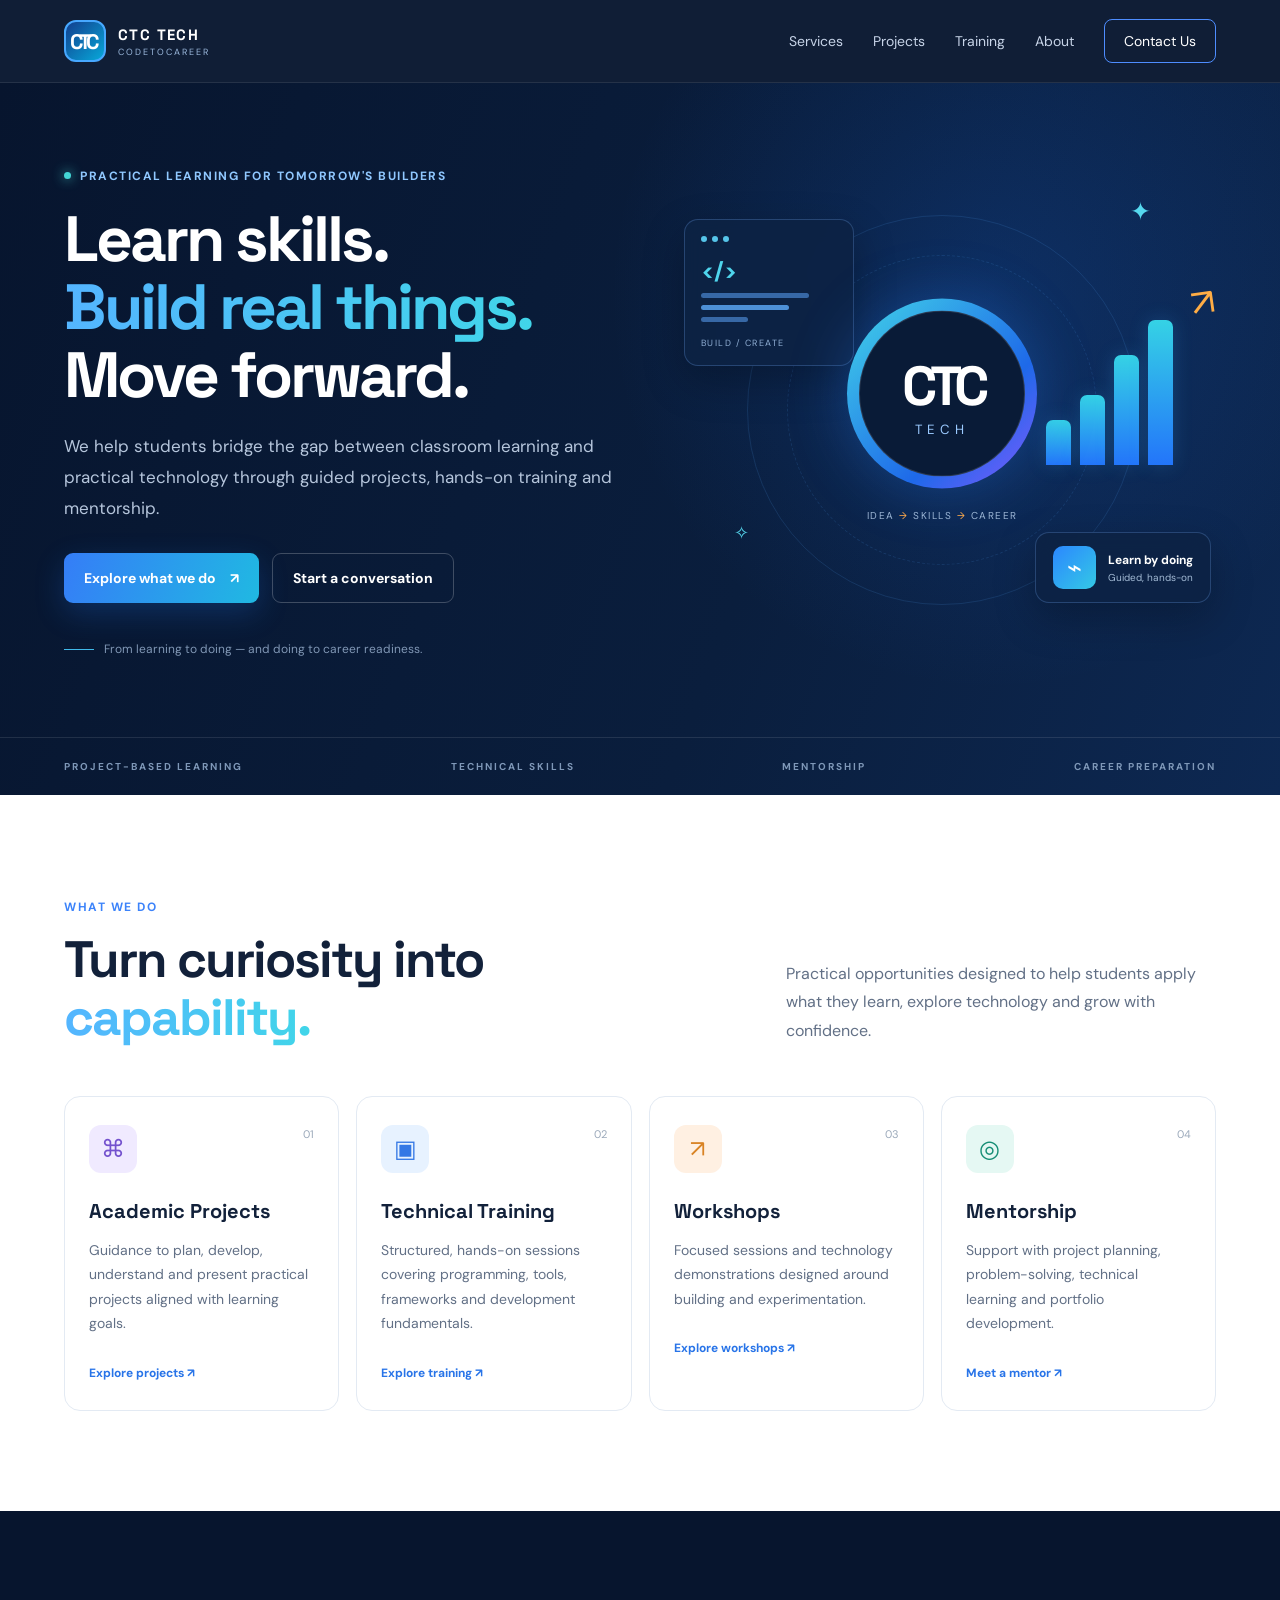
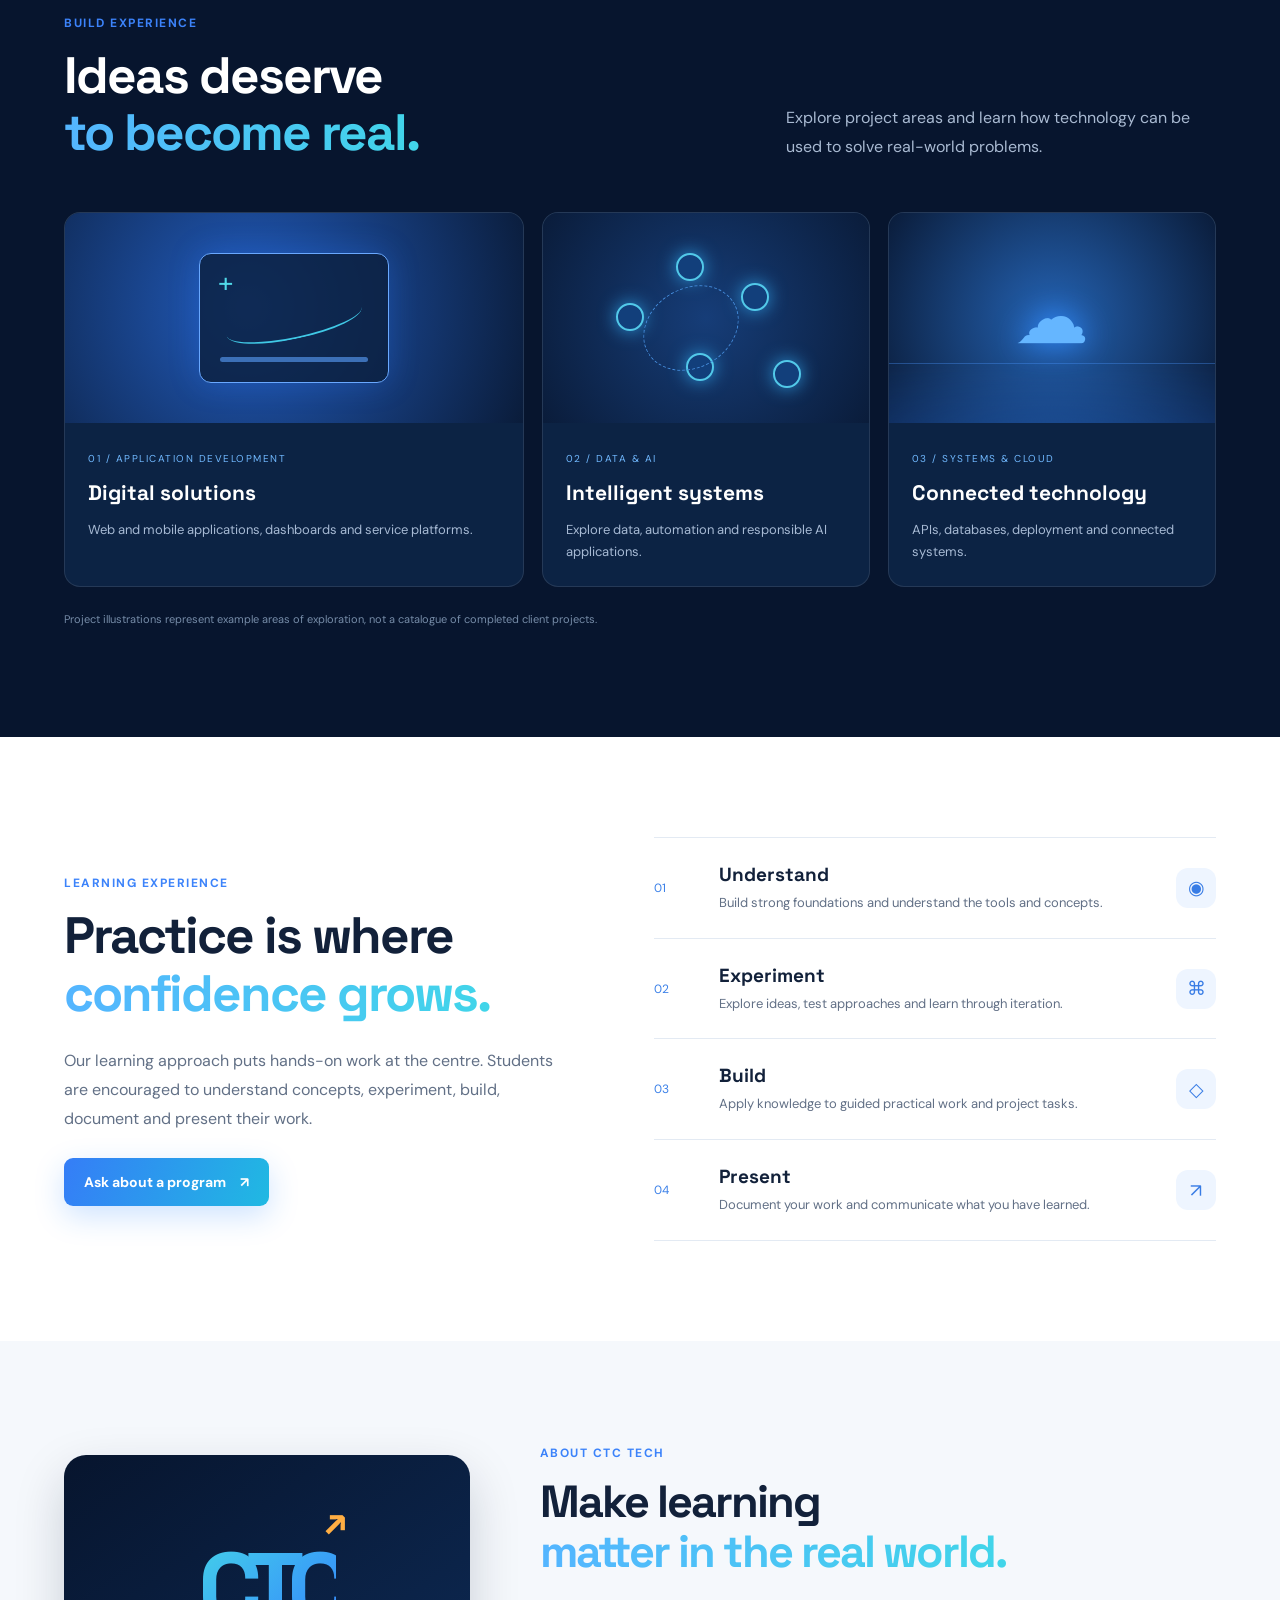
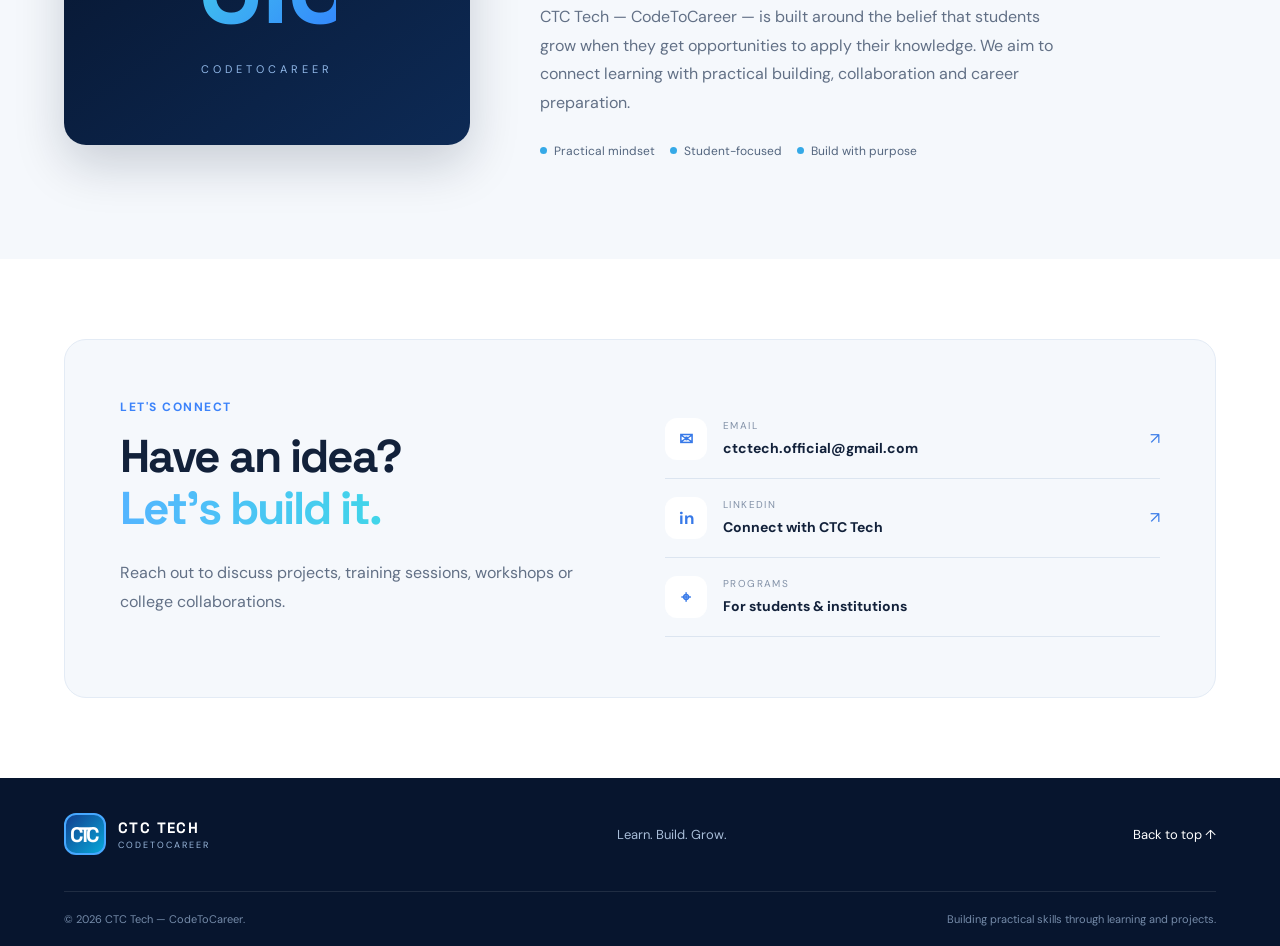
<file: templates/index.html>
<!doctype html>
<html lang="en">
<head>
  <meta charset="utf-8">
  <meta name="viewport" content="width=device-width, initial-scale=1">
  <title>CTC Tech | CodeToCareer — Learn, Build, Grow</title>
  <meta name="description" content="CTC Tech — CodeToCareer helps students turn learning into practical skills through hands-on projects, technical training, mentorship and workshops.">
  <meta name="keywords" content="student projects, technical training, internships, mentorship, coding workshops, CodeToCareer, CTC Tech">
  <meta name="theme-color" content="#07152e">
  <link rel="canonical" href="https://YOUR-DOMAIN-HERE/">
  <link rel="stylesheet" href="/static/style.css">
  <script type="application/ld+json">
  {
    "@context": "https://schema.org",
    "@type": "EducationalOrganization",
    "name": "CTC Tech - CodeToCareer",
    "description": "Practical projects, technical training, workshops and mentorship for students.",
    "url": "https://YOUR-DOMAIN-HERE/",
    "email": "ctctech.official@gmail.com"
  }
  </script>
</head>
<body>
<header class="header">
  <div class="nav-wrap">
    <a class="brand" href="#home" aria-label="CTC Tech home">
      <span class="brand-icon"><span>C</span><b>T</b><span>C</span></span>
      <span class="brand-text"><strong>CTC TECH</strong><small>CODETOCAREER</small></span>
    </a>
    <button class="menu-toggle" aria-label="Toggle navigation" aria-expanded="false">☰</button>
    <nav class="nav" id="nav">
      <a href="#services">Services</a><a href="#projects">Projects</a><a href="#learning">Training</a><a href="#about">About</a><a href="#contact" class="nav-cta">Contact Us</a>
    </nav>
  </div>
</header>
<main>
<section class="hero" id="home">
  <div class="hero-bg"></div>
  <div class="container hero-grid">
    <div class="hero-copy">
      <div class="eyebrow"><span class="dot"></span> Practical learning for tomorrow's builders</div>
      <h1>Learn skills.<br><span>Build real things.</span><br>Move forward.</h1>
      <p>We help students bridge the gap between classroom learning and practical technology through guided projects, hands-on training and mentorship.</p>
      <div class="hero-actions"><a href="#services" class="btn primary">Explore what we do <span>↗</span></a><a href="#contact" class="btn secondary">Start a conversation</a></div>
      <div class="hero-note"><span class="note-line"></span> From learning to doing — and doing to career readiness.</div>
    </div>
    <div class="hero-art" aria-label="Illustration representing learning, building and career growth">
      <div class="orbit orbit1"></div><div class="orbit orbit2"></div>
      <div class="floating-card card-code"><div class="card-top"><i></i><i></i><i></i></div><div class="code-lines"><b>&lt;/&gt;</b><span></span><span></span><span class="short"></span></div><label>BUILD / CREATE</label></div>
      <div class="growth"><div class="bar b1"></div><div class="bar b2"></div><div class="bar b3"></div><div class="bar b4"></div><div class="growth-arrow">↗</div></div>
      <div class="center-badge"><div class="badge-ring"><div class="badge-inner"><span>CTC</span><small>TECH</small></div></div><div class="badge-caption">IDEA <span>→</span> SKILLS <span>→</span> CAREER</div></div>
      <div class="floating-card card-book"><div class="book">⌁</div><div><strong>Learn by doing</strong><small>Guided, hands-on</small></div></div>
      <div class="spark s1">✦</div><div class="spark s2">✧</div>
    </div>
  </div>
  <div class="hero-bottom"><div class="container bottom-strip"><span>PROJECT-BASED LEARNING</span><span>TECHNICAL SKILLS</span><span>MENTORSHIP</span><span>CAREER PREPARATION</span></div></div>
</section>

<section class="section" id="services">
  <div class="container">
    <div class="section-heading"><div><span class="eyebrow">What we do</span><h2>Turn curiosity into<br><span>capability.</span></h2></div><p>Practical opportunities designed to help students apply what they learn, explore technology and grow with confidence.</p></div>
    <div class="service-grid">
      <article class="service-card"><div class="service-icon purple">⌘</div><span class="number">01</span><h3>Academic Projects</h3><p>Guidance to plan, develop, understand and present practical projects aligned with learning goals.</p><a href="#contact">Explore projects ↗</a></article>
      <article class="service-card"><div class="service-icon blue">▣</div><span class="number">02</span><h3>Technical Training</h3><p>Structured, hands-on sessions covering programming, tools, frameworks and development fundamentals.</p><a href="#learning">Explore training ↗</a></article>
      <article class="service-card"><div class="service-icon orange">↗</div><span class="number">03</span><h3>Workshops</h3><p>Focused sessions and technology demonstrations designed around building and experimentation.</p><a href="#contact">Explore workshops ↗</a></article>
      <article class="service-card"><div class="service-icon green">◎</div><span class="number">04</span><h3>Mentorship</h3><p>Support with project planning, problem-solving, technical learning and portfolio development.</p><a href="#contact">Meet a mentor ↗</a></article>
    </div>
  </div>
</section>

<section class="section dark-section" id="projects">
  <div class="container">
    <div class="section-heading light"><div><span class="eyebrow">Build experience</span><h2>Ideas deserve<br><span>to become real.</span></h2></div><p>Explore project areas and learn how technology can be used to solve real-world problems.</p></div>
    <div class="project-grid">
      <article class="project-card project-large"><div class="project-visual visual-health"><div class="visual-window"><span>+</span><div class="pulse"></div><div class="visual-lines"></div></div></div><div class="project-info"><span>01 / APPLICATION DEVELOPMENT</span><h3>Digital solutions</h3><p>Web and mobile applications, dashboards and service platforms.</p></div></article>
      <article class="project-card"><div class="project-visual visual-data"><div class="nodes"><i></i><i></i><i></i><i></i><i></i><b></b></div></div><div class="project-info"><span>02 / DATA & AI</span><h3>Intelligent systems</h3><p>Explore data, automation and responsible AI applications.</p></div></article>
      <article class="project-card"><div class="project-visual visual-cloud"><div class="cloud">☁</div><div class="cloud-grid"></div></div><div class="project-info"><span>03 / SYSTEMS & CLOUD</span><h3>Connected technology</h3><p>APIs, databases, deployment and connected systems.</p></div></article>
    </div>
    <p class="disclaimer">Project illustrations represent example areas of exploration, not a catalogue of completed client projects.</p>
  </div>
</section>

<section class="section" id="learning">
  <div class="container learning-grid">
    <div class="learning-copy"><span class="eyebrow">Learning experience</span><h2>Practice is where<br><span>confidence grows.</span></h2><p>Our learning approach puts hands-on work at the centre. Students are encouraged to understand concepts, experiment, build, document and present their work.</p><a class="btn primary" href="#contact">Ask about a program <span>↗</span></a></div>
    <div class="learning-list">
      <div class="learning-item"><span class="learn-num">01</span><div><h3>Understand</h3><p>Build strong foundations and understand the tools and concepts.</p></div><span class="learn-icon">◉</span></div>
      <div class="learning-item"><span class="learn-num">02</span><div><h3>Experiment</h3><p>Explore ideas, test approaches and learn through iteration.</p></div><span class="learn-icon">⌘</span></div>
      <div class="learning-item"><span class="learn-num">03</span><div><h3>Build</h3><p>Apply knowledge to guided practical work and project tasks.</p></div><span class="learn-icon">◇</span></div>
      <div class="learning-item"><span class="learn-num">04</span><div><h3>Present</h3><p>Document your work and communicate what you have learned.</p></div><span class="learn-icon">↗</span></div>
    </div>
  </div>
</section>

<section class="section about-section" id="about">
  <div class="container about-grid">
    <div class="about-mark"><div class="about-logo"><span>C</span><b>T</b><span>C</span><div class="mark-arrow">↗</div></div><small>CODETOCAREER</small></div>
    <div class="about-copy"><span class="eyebrow">About CTC Tech</span><h2>Make learning<br><span>matter in the real world.</span></h2><p>CTC Tech — CodeToCareer — is built around the belief that students grow when they get opportunities to apply their knowledge. We aim to connect learning with practical building, collaboration and career preparation.</p><div class="values"><span><i></i> Practical mindset</span><span><i></i> Student-focused</span><span><i></i> Build with purpose</span></div></div>
  </div>
</section>

<section class="section contact-section" id="contact">
  <div class="container contact-box">
    <div><span class="eyebrow">Let's connect</span><h2>Have an idea?<br><span>Let's build it.</span></h2><p>Reach out to discuss projects, training sessions, workshops or college collaborations.</p></div>
    <div class="contact-details"><a class="contact-link" href="mailto:ctctech.official@gmail.com"><span class="contact-symbol">✉</span><div><small>EMAIL</small><strong>ctctech.official@gmail.com</strong></div><span class="arrow">↗</span></a><a class="contact-link" href="https://www.linkedin.com/in/ctc-tech-42b861451?utm_source=share_via&utm_content=profile&utm_medium=member_android" target="_blank" rel="noopener"><span class="contact-symbol">in</span><div><small>LINKEDIN</small><strong>Connect with CTC Tech</strong></div><span class="arrow">↗</span></a><div class="contact-link"><span class="contact-symbol">⌖</span><div><small>PROGRAMS</small><strong>For students & institutions</strong></div></div></div>
  </div>
</section>
</main>
<footer class="footer"><div class="container footer-main"><a class="brand" href="#home"><span class="brand-icon"><span>C</span><b>T</b><span>C</span></span><span class="brand-text"><strong>CTC TECH</strong><small>CODETOCAREER</small></span></a><p>Learn. Build. Grow.</p><a href="#home">Back to top ↑</a></div><div class="container footer-bottom"><span>© <span id="year"></span> CTC Tech — CodeToCareer.</span><span>Building practical skills through learning and projects.</span></div></footer>
<script src="/static/script.js"></script>
</body>
</html>
</file>
<file: static/style.css>
@import url('https://fonts.googleapis.com/css2?family=DM+Sans:wght@400;500;600;700&family=Space+Grotesk:wght@400;500;600;700&display=swap');
:root{--navy:#07152e;--navy2:#0c2345;--blue:#377cf6;--cyan:#41d5e9;--orange:#ff9d38;--ink:#12213a;--muted:#627086;--light:#f5f8fc;--white:#fff;--line:#e3eaf3}
*{box-sizing:border-box}html{scroll-behavior:smooth}body{margin:0;font-family:'DM Sans',sans-serif;color:var(--ink);background:white}a{text-decoration:none;color:inherit}.container{width:min(1160px,90%);margin:auto}.header{position:sticky;top:0;z-index:50;background:rgba(7,21,46,.96);backdrop-filter:blur(15px);border-bottom:1px solid rgba(255,255,255,.09)}.nav-wrap{width:min(1160px,90%);margin:auto;display:flex;align-items:center;justify-content:space-between;height:82px}.brand{display:flex;align-items:center;gap:12px;color:white}.brand-icon{display:flex;align-items:center;justify-content:center;font-family:'Space Grotesk';font-weight:700;font-size:21px;letter-spacing:-5px;width:42px;height:42px;border:2px solid #47a8ff;border-radius:12px;background:linear-gradient(135deg,#123e8e,#07a8d9);padding-right:5px}.brand-icon b{color:#fff}.brand-text{display:flex;flex-direction:column;gap:2px}.brand-text strong{font-family:'Space Grotesk';font-size:15px;letter-spacing:1.4px}.brand-text small{font-size:9px;letter-spacing:2px;color:#9bb8dc}.nav{display:flex;align-items:center;gap:30px;color:#c7d4e8;font-size:14px}.nav a:hover{color:white}.nav-cta{padding:12px 19px;border:1px solid #4e8dff;border-radius:8px;color:white!important}.menu-toggle{display:none;background:none;border:0;color:white;font-size:25px}
.hero{position:relative;overflow:hidden;background:linear-gradient(110deg,#07152e 0%,#0a1e3d 60%,#0d2852 100%);color:white;min-height:650px;padding:80px 0 0}.hero-bg{position:absolute;right:-10%;top:-30%;width:65%;height:120%;background:radial-gradient(ellipse,rgba(24,105,231,.2),transparent 65%);pointer-events:none}.hero-grid{display:grid;grid-template-columns:1.05fr 1fr;gap:30px;align-items:center;position:relative;z-index:1;padding-bottom:80px}.eyebrow{display:inline-flex;align-items:center;gap:9px;color:#3c83fa;font-size:12px;letter-spacing:1.5px;text-transform:uppercase;font-weight:700}.hero .eyebrow{color:#90c8ff}.dot{height:7px;width:7px;background:#44d6d6;border-radius:50%;box-shadow:0 0 12px #44d6d6}.hero h1,.section h2{font-family:'Space Grotesk';font-size:clamp(44px,5vw,68px);letter-spacing:-3px;line-height:1.06;margin:22px 0}.hero h1 span,.section h2 span{background:linear-gradient(90deg,#54b5ff,#41d5e9);-webkit-background-clip:text;background-clip:text;color:transparent}.hero-copy>p{font-size:17px;line-height:1.8;color:#b6c6dc;max-width:560px}.hero-actions{display:flex;gap:13px;flex-wrap:wrap;margin-top:30px}.btn{display:inline-flex;align-items:center;gap:14px;padding:15px 20px;border-radius:9px;font-weight:700;font-size:14px;transition:.2s}.btn:hover{transform:translateY(-2px)}.btn.primary{background:linear-gradient(110deg,#357df7,#20b9e2);color:white;box-shadow:0 10px 30px rgba(31,126,255,.22)}.btn.secondary{border:1px solid rgba(255,255,255,.22);color:white}.hero-note{display:flex;align-items:center;gap:10px;color:#8097b5;font-size:12px;margin-top:38px}.note-line{width:30px;height:1px;background:#40b9e9}.hero-art{height:450px;position:relative}.orbit{position:absolute;border:1px solid rgba(88,168,255,.14);border-radius:50%;top:50%;left:50%;transform:translate(-50%,-50%)}.orbit1{width:390px;height:390px}.orbit2{width:310px;height:310px;border-style:dashed}.center-badge{position:absolute;top:50%;left:50%;transform:translate(-50%,-50%);text-align:center}.badge-ring{width:190px;height:190px;border-radius:50%;padding:12px;background:linear-gradient(135deg,#42d5e8,#1e69e9 65%,#8159ff);box-shadow:0 0 60px rgba(44,133,255,.3)}.badge-inner{height:100%;border-radius:50%;background:#091b37;display:flex;align-items:center;justify-content:center;flex-direction:column;border:1px solid rgba(255,255,255,.14)}.badge-inner span{font-family:'Space Grotesk';font-size:55px;font-weight:700;letter-spacing:-6px}.badge-inner small{letter-spacing:5px;color:#9bcaff}.badge-caption{font-size:10px;letter-spacing:1.5px;color:#9db7d6;margin-top:20px}.badge-caption span{color:#ffab4c}.floating-card{position:absolute;background:rgba(13,35,68,.9);border:1px solid rgba(120,177,255,.25);border-radius:14px;box-shadow:0 15px 40px rgba(0,0,0,.25);backdrop-filter:blur(10px)}.card-code{top:34px;left:15px;width:170px;padding:16px}.card-top{display:flex;gap:5px;margin-bottom:14px}.card-top i{width:6px;height:6px;background:#56c5e9;border-radius:50%}.code-lines{display:flex;flex-direction:column;gap:7px}.code-lines b{font-size:23px;color:#4fd5ed}.code-lines span{height:5px;border-radius:5px;background:#3768a6;width:80%}.code-lines span:nth-of-type(2){width:65%;background:#4d90d7}.code-lines .short{width:35%}.card-code label{font-size:9px;letter-spacing:1.5px;color:#91afd4;display:block;margin-top:15px}.card-book{right:5px;bottom:32px;display:flex;align-items:center;gap:12px;padding:13px 17px}.book{width:43px;height:43px;border-radius:10px;background:linear-gradient(135deg,#2b87ff,#34c9e5);display:grid;place-items:center;font-size:25px}.card-book strong,.card-book small{display:block}.card-book strong{font-size:12px}.card-book small{font-size:10px;color:#a4bbd6;margin-top:3px}.growth{position:absolute;right:0;top:100px;width:170px;height:180px;display:flex;align-items:end;gap:9px}.bar{width:25px;border-radius:7px 7px 0 0;background:linear-gradient(180deg,#35d2e5,#2375fa);box-shadow:0 0 20px rgba(53,173,255,.2)}.b1{height:45px}.b2{height:70px}.b3{height:110px}.b4{height:145px}.growth-arrow{position:absolute;right:2px;top:-7px;font-size:38px;color:#ffad45;transform:rotate(-8deg)}.spark{position:absolute;color:#56d8ee}.s1{top:10px;right:65px;font-size:25px}.s2{left:65px;bottom:90px;font-size:18px}.hero-bottom{border-top:1px solid rgba(255,255,255,.1)}.bottom-strip{display:flex;justify-content:space-between;gap:15px;padding:22px 0;color:#7f98b8;font-size:10px;letter-spacing:2px;font-weight:700}
.section{padding:100px 0}.section-heading{display:flex;justify-content:space-between;align-items:end;gap:40px;margin-bottom:50px}.section-heading h2,.learning-copy h2,.about-copy h2,.contact-box h2{font-size:clamp(36px,4vw,52px);letter-spacing:-2px;line-height:1.12;margin:15px 0 0}.section-heading>p{max-width:430px;color:var(--muted);line-height:1.8;margin:0}.service-grid{display:grid;grid-template-columns:repeat(4,1fr);gap:17px}.service-card{position:relative;border:1px solid var(--line);border-radius:16px;padding:28px 24px;min-height:300px;transition:.25s;background:white}.service-card:hover{transform:translateY(-5px);box-shadow:0 15px 35px rgba(20,57,100,.08);border-color:#c7d9f3}.service-icon{height:48px;width:48px;border-radius:12px;display:grid;place-items:center;font-size:24px;margin-bottom:25px}.purple{background:#f0eaff;color:#7452ce}.blue{background:#e7f2ff;color:#3478e5}.orange{background:#fff0e2;color:#d98324}.green{background:#e5f8f3;color:#168e75}.number{position:absolute;right:24px;top:30px;color:#9ba9ba;font-size:11px}.service-card h3{font-family:'Space Grotesk';font-size:20px;margin:0 0 13px}.service-card p{color:var(--muted);line-height:1.75;font-size:14px}.service-card>a{display:inline-block;margin-top:15px;font-size:12px;font-weight:700;color:#2874e8}
.dark-section{background:#07152e;color:white}.light h2{color:white}.light>p{color:#a9bad2}.project-grid{display:grid;grid-template-columns:1.4fr 1fr 1fr;gap:18px}.project-card{border:1px solid rgba(255,255,255,.1);border-radius:16px;overflow:hidden;background:#0c2344}.project-visual{height:210px;position:relative;overflow:hidden;display:grid;place-items:center}.visual-health{background:radial-gradient(circle at 40% 45%,#225cbd,#0a1c3a)}.visual-window{height:130px;width:190px;border:1px solid #69a8ff;border-radius:12px;background:rgba(10,31,61,.8);box-shadow:0 0 30px rgba(45,123,255,.25);position:relative}.visual-window>span{position:absolute;left:18px;top:10px;font-size:28px;color:#50d9e8}.pulse{position:absolute;left:25px;right:25px;top:50px;height:35px;border-bottom:2px solid #40c9e6;border-radius:50%;transform:rotate(-12deg)}.visual-lines{position:absolute;bottom:20px;left:20px;right:20px;height:5px;background:#3c70b7;border-radius:5px}.visual-data{background:radial-gradient(circle,#163d78,#0a1c3a)}.nodes{position:relative;width:200px;height:150px}.nodes i{position:absolute;width:28px;height:28px;border:2px solid #52c9e9;background:#123f7b;border-radius:50%;box-shadow:0 0 18px #2c91d4}.nodes i:nth-child(1){left:10px;top:60px}.nodes i:nth-child(2){left:70px;top:10px}.nodes i:nth-child(3){left:135px;top:40px}.nodes i:nth-child(4){left:80px;top:110px}.nodes i:nth-child(5){right:5px;bottom:5px}.nodes b{position:absolute;left:35px;top:45px;width:100px;height:80px;border:1px dashed #448bda;border-radius:50%;transform:rotate(-30deg)}.visual-cloud{background:radial-gradient(circle,#2462b2,#0a1c3a)}.cloud{font-size:75px;color:#65b6ff;z-index:1;text-shadow:0 0 30px #318cff}.cloud-grid{position:absolute;bottom:0;width:100%;height:60px;background:linear-gradient(transparent,rgba(40,125,255,.2));border-top:1px solid rgba(99,168,255,.2)}.project-info{padding:23px}.project-info>span{font-size:10px;letter-spacing:1.5px;color:#71b9ff}.project-info h3{font-family:'Space Grotesk';font-size:21px;margin:12px 0}.project-info p{font-size:13px;line-height:1.7;color:#a7bad4;margin-bottom:0}.disclaimer{font-size:11px;color:#768ca8;margin-top:25px}
.learning-grid{display:grid;grid-template-columns:1fr 1.1fr;gap:80px;align-items:center}.learning-copy>p,.about-copy>p,.contact-box p{color:var(--muted);line-height:1.8;max-width:520px;margin:25px 0}.learning-list{border-top:1px solid var(--line)}.learning-item{display:grid;grid-template-columns:45px 1fr 40px;align-items:center;gap:20px;padding:24px 0;border-bottom:1px solid var(--line)}.learn-num{font-size:12px;color:#3b80e8}.learning-item h3{margin:0 0 6px;font-family:'Space Grotesk';font-size:19px}.learning-item p{margin:0;color:var(--muted);font-size:13px;line-height:1.6}.learn-icon{height:40px;width:40px;border-radius:12px;background:#eef5ff;color:#387ce5;display:grid;place-items:center;font-size:19px}
.about-section{background:#f5f8fc}.about-grid{display:grid;grid-template-columns:.75fr 1.25fr;align-items:center;gap:70px}.about-mark{height:290px;border-radius:22px;background:linear-gradient(145deg,#07152e,#0d2a55);display:flex;align-items:center;justify-content:center;flex-direction:column;box-shadow:0 20px 50px rgba(7,21,46,.18)}.about-logo{font-family:'Space Grotesk';font-weight:700;font-size:100px;letter-spacing:-15px;color:white;position:relative;background:linear-gradient(135deg,#45d5e8,#3280ff);-webkit-background-clip:text;background-clip:text;color:transparent}.mark-arrow{position:absolute;right:-12px;top:-28px;font-size:38px;color:#ffae43;letter-spacing:0}.about-mark>small{letter-spacing:4px;color:#91b8e8;font-size:11px;margin-top:10px}.about-copy h2{font-size:45px}.values{display:flex;gap:15px;flex-wrap:wrap}.values span{display:flex;align-items:center;gap:7px;font-size:12px;color:#53657e}.values i{width:7px;height:7px;border-radius:50%;background:#35a9e7}
.contact-section{padding:80px 0}.contact-box{background:#f5f8fc;border:1px solid #e3ebf5;border-radius:22px;padding:55px;display:grid;grid-template-columns:1fr 1fr;gap:50px}.contact-box h2{font-size:46px}.contact-details{display:flex;flex-direction:column;justify-content:center}.contact-link{display:flex;align-items:center;gap:16px;padding:18px 0;border-bottom:1px solid #dce5f0}.contact-symbol{width:42px;height:42px;border-radius:12px;background:white;color:#3779e8;display:grid;place-items:center;font-weight:700;font-size:17px}.contact-link div{flex:1}.contact-link small{display:block;color:#8291a7;font-size:10px;letter-spacing:1.4px;margin-bottom:5px}.contact-link strong{font-size:14px}.arrow{color:#3a7ce8}.footer{background:#07152e;color:#a8bdd8}.footer-main{display:flex;align-items:center;justify-content:space-between;padding:35px 0}.footer-main p{font-size:13px}.footer-main>a:last-child{font-size:13px;color:white}.footer-bottom{border-top:1px solid rgba(255,255,255,.1);display:flex;justify-content:space-between;padding:20px 0;font-size:11px;color:#758ba9}
@media(max-width:950px){.service-grid{grid-template-columns:repeat(2,1fr)}.project-grid{grid-template-columns:1fr 1fr}.project-large{grid-column:span 2}.hero-grid{grid-template-columns:1fr}.hero-art{max-width:600px;width:100%;margin:auto}.hero{padding-top:55px}.section-heading{align-items:start;flex-direction:column}.learning-grid{gap:35px}.about-grid{gap:40px}.nav{gap:20px}}
@media(max-width:650px){.nav-wrap{height:70px}.menu-toggle{display:block}.nav{display:none;position:absolute;top:70px;left:0;right:0;background:#07152e;padding:20px 5%;flex-direction:column;align-items:flex-start;border-bottom:1px solid rgba(255,255,255,.1)}.nav.open{display:flex}.hero{padding-top:50px}.hero h1{font-size:48px}.hero-grid{padding-bottom:45px}.hero-art{height:360px;transform:scale(.85);transform-origin:center}.hero-note{margin-top:25px}.bottom-strip{display:grid;grid-template-columns:1fr 1fr;font-size:9px}.section{padding:70px 0}.section-heading h2,.learning-copy h2,.contact-box h2{font-size:40px}.service-grid{grid-template-columns:1fr}.service-card{min-height:auto}.project-grid{grid-template-columns:1fr}.project-large{grid-column:auto}.project-visual{height:180px}.learning-grid,.about-grid,.contact-box{grid-template-columns:1fr}.learning-grid{gap:40px}.about-mark{height:230px}.contact-box{padding:30px;gap:25px}.footer-main{flex-wrap:wrap;gap:20px}.footer-bottom{flex-direction:column;gap:8px}.card-code{left:0}.growth{right:-20px}.card-book{right:-10px}.orbit1{width:330px;height:330px}.orbit2{width:250px;height:250px}.badge-ring{width:155px;height:155px}.badge-inner span{font-size:43px}.hero-art{margin-top:5px}}
</file>
